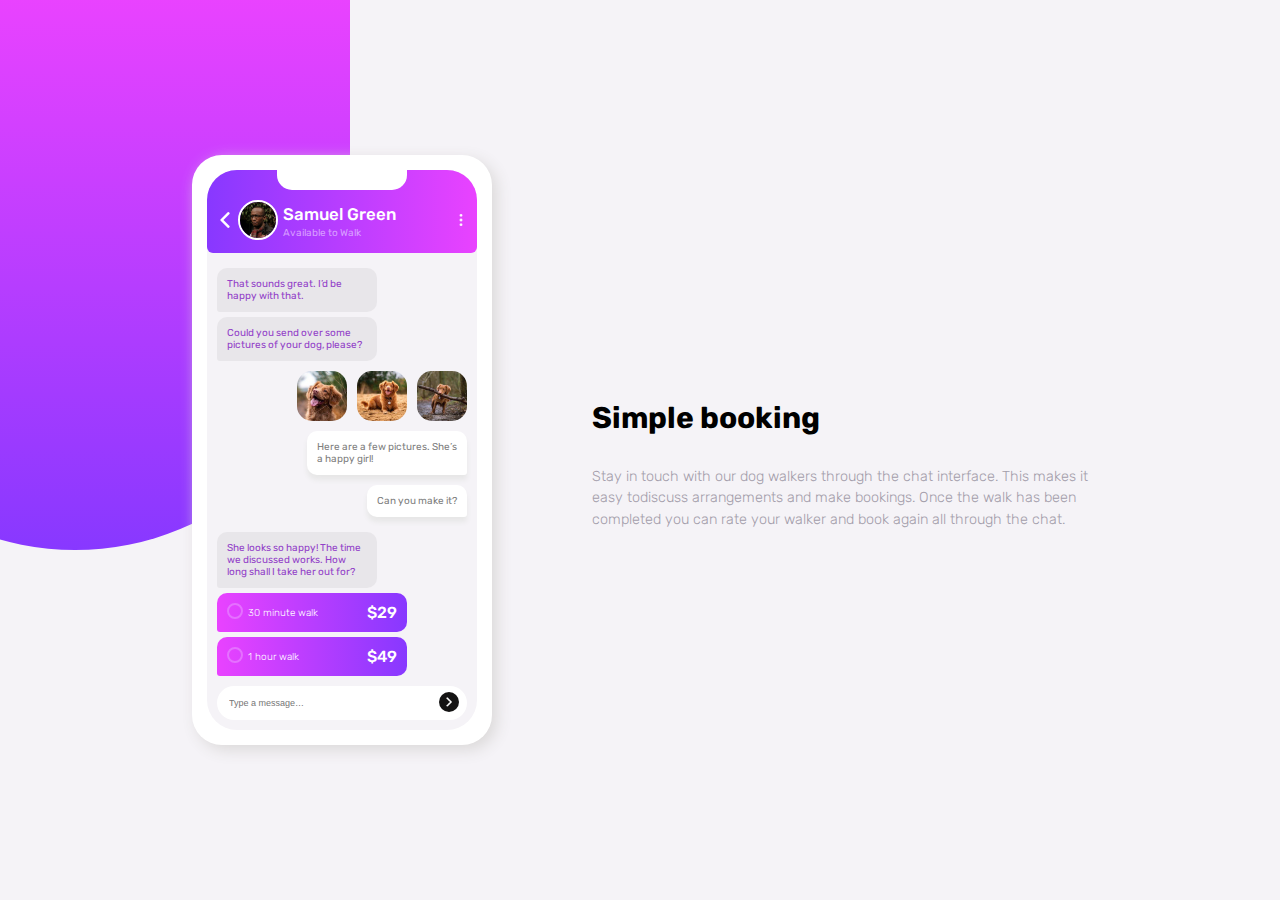
<file: index.html>
<!DOCTYPE html>
<html lang="en">

<head>
  <meta charset="UTF-8">
  <meta name="viewport" content="width=device-width, initial-scale=1.0">
  <link rel="icon" type="image/png" sizes="32x32" href="./images/favicon-32x32.png">
  <link rel="preconnect" href="https://fonts.googleapis.com">
  <link rel="preconnect" href="https://fonts.gstatic.com" crossorigin>
  <link href="https://fonts.googleapis.com/css2?family=Rubik:wght@300;500;700&display=swap" rel="stylesheet">
  <link rel="stylesheet" href="./styles.css">

  <title>HTML CSS challenge</title>

</head>

<body>
  <div class="bgsections">
    <div class="leftbar"></div>
  </div>
  <div class="main">
    <div class="container">

      <div class="mobile">
        <div class="outerlayer">
          <div class="innerlayer">
            <div class="top">...</div>
            <header>
              <div><img src="./images/left-arrow.png" alt="back icon" /></div>
              <div class="avatar">
                <img src="./images/avatar.jpg" alt="avatar" />
              </div>
              <div class="name">
                <h3>Samuel Green</h3>
                <p>Available to Walk</p>
              </div>
              <div class="menu">
                <img src="./images/more.png" alt="menu icon">
              </div>
            </header>
            <div class="msg-scrn">
              <p class="received">
                That sounds great. I’d be <br />happy with that.
              </p>
              <p class="received">
                Could you send over some <br />pictures of your dog, please?
              </p>
              <div class="sent">
                <div class="images">
                  <img src="./images/dog-image-1.jpg" alt="dog 1">
                  <img src="./images/dog-image-2.jpg" alt="dog 2">
                  <img src="./images/dog-image-3.jpg" alt="dog 3">
                </div>
                <div class="text">
                  <p>
                    Here are a few pictures. She’s <br /> a happy girl!
                  </p>
                  <p>
                    Can you make it?
                  </p>
                </div>
              </div>
              <p class="received">
                She looks so happy! The time <br />
                we discussed works. How <br />
                long shall I take her out for?
              </p>
              <div class="appointment">
                <p><span class="radiobtn"><input type="radio" name="radio-btn"></span>30 minute walk <span
                    class="cost">$29</span></p>
                <p><span class="radiobtn"><input type="radio" name="radio-btn"></span>1 hour walk <span
                    class="cost">$49</span></p>
              </div>
              <div class="txt-type">
                <input type="text" name="text-input" placeholder="Type a message…" />
                <img src="./images/left-arrow.png" alt="submit-btn">
              </div>
            </div>
          </div>
        </div>
      </div>

      <div class="text-content">
        <h1>Simple booking</h1>
        <p>Stay in touch with our dog walkers through the chat interface. This makes it easy todiscuss arrangements and make bookings. Once the walk has been completed you can rate your walker and book again all through the chat.</p>
      </div>
    </div>
  </div>

  

</body>

</html>
</file>
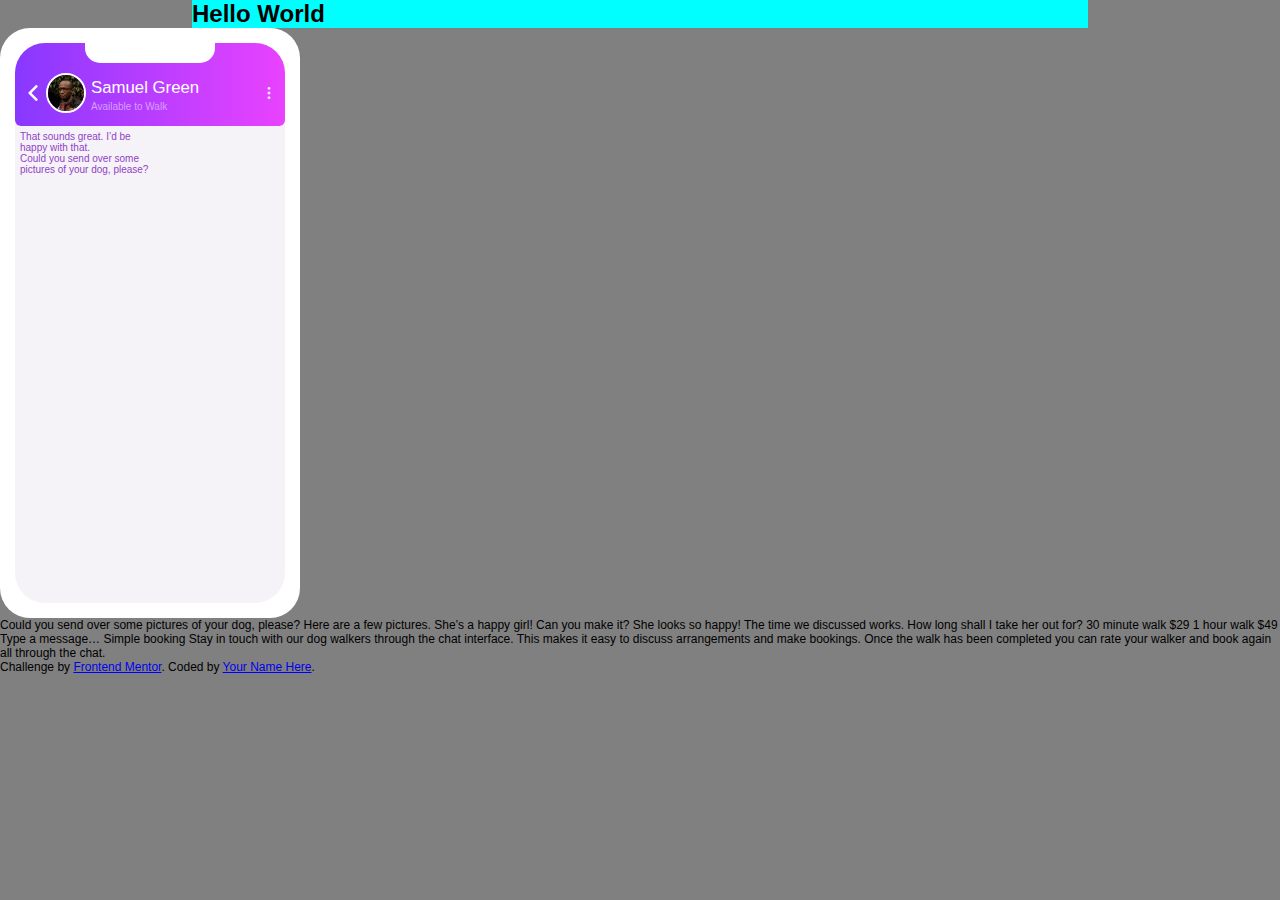
<file: images/HTML CSS challenge.html>
<!DOCTYPE html>
<!-- saved from url=(0032)http://127.0.0.1:5500/index.html -->
<html lang="en"><head><meta http-equiv="Content-Type" content="text/html; charset=UTF-8">
  
  <meta name="viewport" content="width=device-width, initial-scale=1.0">
  
  
  
  
    

  <title>HTML CSS challenge</title>

<link rel="icon" type="image/png" sizes="32x32" href="http://127.0.0.1:5500/images/favicon-32x32.png"><link rel="preconnect" href="https://fonts.googleapis.com/"><link rel="preconnect" href="https://fonts.gstatic.com/" crossorigin=""><link href="./HTML CSS challenge_files/css2" rel="stylesheet"><link rel="stylesheet" href="./HTML CSS challenge_files/styles.css"></head>
<body data-new-gr-c-s-check-loaded="14.1062.0" data-gr-ext-installed="">
  <div class="main">
    <div class="container">
        <h1>Hello World</h1>
    </div>
  </div>

  <div class="mobile">
    <div class="outerlayer">
      <div class="innerlayer">
        <div class="top">...</div>
        <header>
          <div><img src="./HTML CSS challenge_files/left-arrow.png" alt="back icon"></div>
          <div class="avatar">
            <img src="./HTML CSS challenge_files/avatar.jpg" alt="avatar">
          </div>
          <div class="name">
            <h3>Samuel Green</h3>
            <p>Available to Walk</p>
          </div>
          <div class="menu">
            <img src="./HTML CSS challenge_files/more.png" alt="menu icon">
          </div>
        </header>
        <div class="msg-scrn">
          <p class="received">
            That sounds great. I’d be <br>happy with that.
          </p>
          <p class="received">
            Could you send over some <br>pictures of your dog, please?
          </p>
        </div>
      </div>
    </div>
  </div>


  

  

  Could you send over some pictures of your dog, please?

  Here are a few pictures. She’s a happy girl!

  Can you make it?

  She looks so happy! The time we discussed works. How long shall I take her out for?

  30 minute walk
  $29

  1 hour walk
  $49

  Type a message…

  Simple booking

  Stay in touch with our dog walkers through the chat interface. This makes it easy to 
  discuss arrangements and make bookings. Once the walk has been completed you can rate 
  your walker and book again all through the chat.
  
  <div class="attribution">
    Challenge by <a href="https://www.frontendmentor.io/?ref=challenge" target="_blank">Frontend Mentor</a>. 
    Coded by <a href="http://127.0.0.1:5500/index.html#">Your Name Here</a>.
  </div>

<!-- Code injected by live-server -->
<script type="text/javascript">
	// <![CDATA[  <-- For SVG support
	if ('WebSocket' in window) {
		(function () {
			function refreshCSS() {
				var sheets = [].slice.call(document.getElementsByTagName("link"));
				var head = document.getElementsByTagName("head")[0];
				for (var i = 0; i < sheets.length; ++i) {
					var elem = sheets[i];
					var parent = elem.parentElement || head;
					parent.removeChild(elem);
					var rel = elem.rel;
					if (elem.href && typeof rel != "string" || rel.length == 0 || rel.toLowerCase() == "stylesheet") {
						var url = elem.href.replace(/(&|\?)_cacheOverride=\d+/, '');
						elem.href = url + (url.indexOf('?') >= 0 ? '&' : '?') + '_cacheOverride=' + (new Date().valueOf());
					}
					parent.appendChild(elem);
				}
			}
			var protocol = window.location.protocol === 'http:' ? 'ws://' : 'wss://';
			var address = protocol + window.location.host + window.location.pathname + '/ws';
			var socket = new WebSocket(address);
			socket.onmessage = function (msg) {
				if (msg.data == 'reload') window.location.reload();
				else if (msg.data == 'refreshcss') refreshCSS();
			};
			if (sessionStorage && !sessionStorage.getItem('IsThisFirstTime_Log_From_LiveServer')) {
				console.log('Live reload enabled.');
				sessionStorage.setItem('IsThisFirstTime_Log_From_LiveServer', true);
			}
		})();
	}
	else {
		console.error('Upgrade your browser. This Browser is NOT supported WebSocket for Live-Reloading.');
	}
	// ]]>
</script>
</body><grammarly-desktop-integration data-grammarly-shadow-root="true"></grammarly-desktop-integration></html>
</file>
<file: styles.css>
html{
    font-family: 'Rubik', sans-serif;
    font-size: 12px;
}
*{
    box-sizing: border-box;
    margin: 0;
    padding: 0;
}
body{
    overflow-x: hidden;
    background: hsl(270, 20%, 96%);
    position: relative;
}

.main{
    max-width: 1440px;
    margin:  0 auto;
}
.container{
    width: 70%;
    height: 100vh;
    margin:  0 auto;
    display: flex;
    align-items: center;
    justify-content: center;
    gap: 100px;
}

.outerlayer{
    width: 300px;
    height: 590px;
    padding: 15px;
    background: white;
    border-radius: 30px;
    box-shadow: rgb(219, 217, 217) 5px 5px 15px;
}
.innerlayer{
    background: hsl(270, 20%, 96%);
    height: 100%;
    width: 100%;
    border-radius: 30px;
    position: relative;
    overflow: hidden;
}
header{
    padding: 30px 10px 10px;
    border-radius: 6px;
    display: flex;
    align-items: center;
    gap: 5px;
    color: white;
    background-image: linear-gradient(to right, hsl(264, 100%, 61%) , hsl(293, 100%, 63%));
}
.top{
    background: white;
    height: 20px;
    width: 130px;
    position: absolute;
    left: 70px;
    border-radius: 0 0 15px 15px;
    z-index: 1;
    color: transparent;
}
.avatar img{
    height: 40px;
    width: 40px;
    border-radius: 50%;
    border: 2px solid white;
}
.name h3{
    font-size: 1.4rem;
    font-weight: 500;
    margin-bottom: 3px;
}
.name p{
    font-size: 10px;
    color: hsl(276, 100%, 81%);
}
.menu{
    margin-left: auto;
}
.menu img{
    height: 12px;
}
.msg-scrn{
    font-size: 10px;
    padding: 10px;
}
p.received{
    background-color: hsl(270, 8%, 91%);
    color: hsl(276, 55%, 52%);
    padding: 10px;
    margin: 5px 0 5px;
    width: 160px;
    border-radius: 10px 10px 10px 3px;
}
.sent{
    margin: 10px 0;
}
.images{
    display: flex;
    justify-content: end;
        margin: 5px 0 5px;
}
.images img{
    width: 50px;
    margin-left: 10px;
    border-radius: 15px;

}
.text{
    display: flex;
    align-items: flex-end;
    flex-direction: column;
    margin-left: auto;
}
.text p{
    background-color: hsl(0, 0%, 100%);
    padding: 10px;
    margin: 5px 0 5px;
    border-radius: 10px 10px 3px 10px;
    box-shadow: 0 5px 5px rgb(231, 231, 231);
    color: grey;
}
.appointment p{
    padding: 10px;
    margin: 5px 0 5px;
    background-image: linear-gradient(to right, hsl(293, 100%, 63%), hsl(264, 100%, 61%));
    border-radius: 10px 10px 10px 3px;
    width: 190px;
    color: white;
    font-weight: 300;
    vertical-align: center;
    display: flex;
    align-items: center;
    justify-content: center;
    gap: 5px;
}

.cost{
    font-weight: 500;
    font-size: 16px;
    margin-left: auto;
}
input[type="radio"] {
    appearance: none;
    background-color: transparent;
    margin: 0;
    width: 1.2em;
    height: 1.2em;
    border: 0.2em solid hsl(289, 100%, 72%);
    border-radius: 50%;
}
input[type="text"] {
    padding: 12px;
    border: none;
    margin: 5px 0 5px;
    font-size: 0.9em;
    width: 100%;
    border-radius: 25px;
}
.txt-type{
    position: relative;
}
.txt-type img{
    background-color: rgb(20, 19, 19);
    position: absolute;
    top: 25%;
    right: 8px;
    padding: 5px;
    border-radius: 50%;
    height: 20px;
    transform: rotate(180deg);
}
.text-content{
    width: 40;
}
.text-content h1{
    font-size: 2.5rem;
    margin: 30px 0;
}
.text-content p{
    font-size: 1.2rem;
    color:  hsl(270, 7%, 64%);
    font-weight: 300;
    line-height: 1.5;
}
.bgsections{
    position: absolute;
}
.leftbar{
    height: 550px;
    width: 550px;
    z-index: -1;
    border-radius: 0 0 50% 50%;
    background-image: linear-gradient(to bottom, hsl(293, 100%, 63%), hsl(264, 100%, 61%));
    position: absolute;
    left: -200px;
}

@media screen and (max-width: 950px) {
    .container{
        padding: 10vh 0;
        flex-direction: column;
        height: auto;
    }
    .text-content{
        width: 100%;
        text-align: center;
    }
    .leftbar{
        height: 550px;
        width: 400px;
    }
}
</file>
<file: images/HTML CSS challenge_files/styles.css>
html{
    font-family: 'Rubik', sans-serif;
    font-size: 12px;
}
*{
    box-sizing: border-box;
    margin: 0;
    padding: 0;
}
body{
    background: grey;
}

.main{
    max-width: 1440px;
}
.container{
    /* min-height: 100vh; */
    width: 70%;
    margin:  0 auto;
    background-color: aqua;
}
/* .mobile{
    
} */
.outerlayer{
    width: 300px;
    height: 590px;
    padding: 15px;
    background: white;
    border-radius: 30px;
}
.innerlayer{
    background: hsl(270, 20%, 96%);
    height: 100%;
    width: 100%;
    border-radius: 30px;
    position: relative;
    overflow: hidden;
}
header{
    padding: 30px 10px 10px;
    border-radius: 6px;
    display: flex;
    align-items: center;
    gap: 5px;
    color: white;
    background-image: linear-gradient(to right, hsl(264, 100%, 61%) , hsl(293, 100%, 63%));
}
.top{
    background: white;
    height: 20px;
    width: 130px;
    position: absolute;
    left: 70px;
    border-radius: 0 0 15px 15px;
    z-index: 1;
    color: transparent;
}
.avatar img{
    height: 40px;
    width: 40px;
    border-radius: 50%;
    border: 2px solid white;
}
.name h3{
    font-size: 1.4rem;
    font-weight: 500;
    margin-bottom: 3px;
}
.name p{
    font-size: 10px;
    color: hsl(276, 100%, 81%);
}
.menu{
    margin-left: auto;
}
.menu img{
    height: 12px;
}
.msg-scrn{
    font-size: 10px;
    padding: 5px;
}
p.received{
    color: hsl(276, 55%, 52%);
}
</file>
